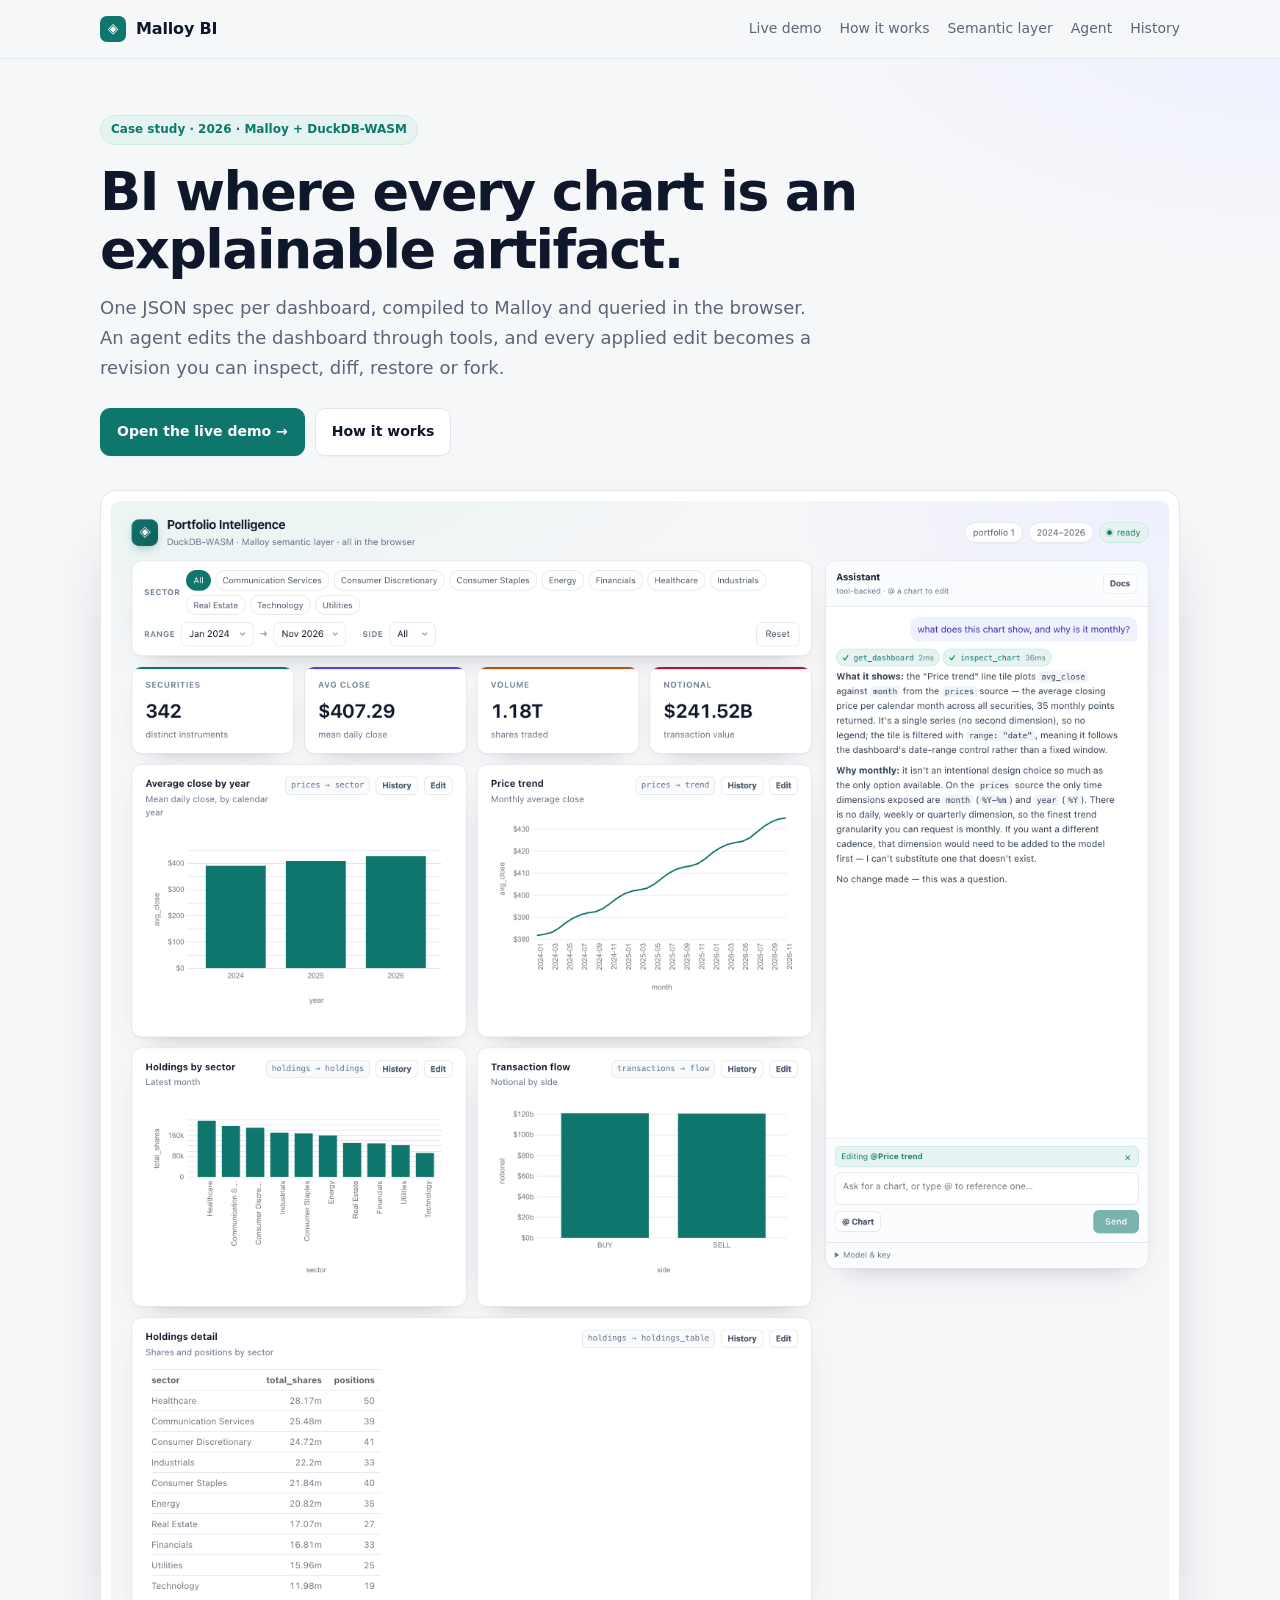
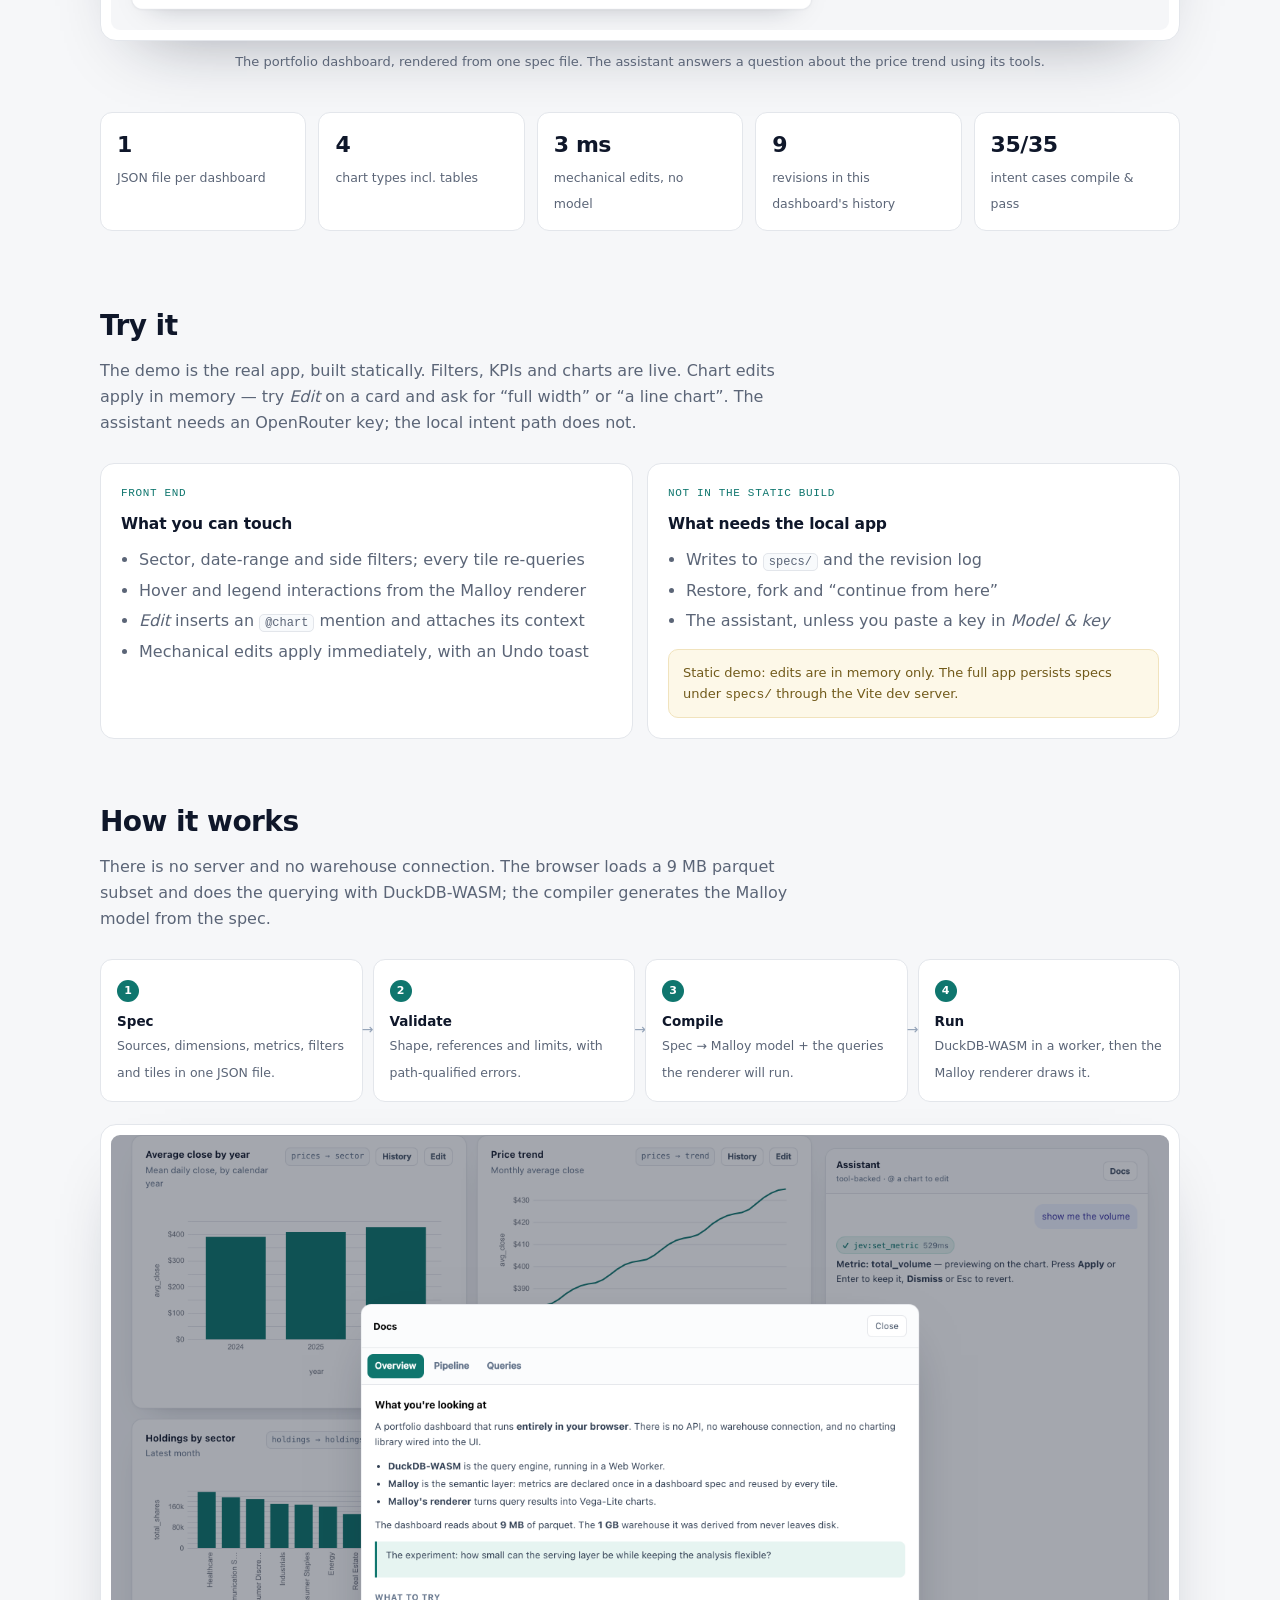
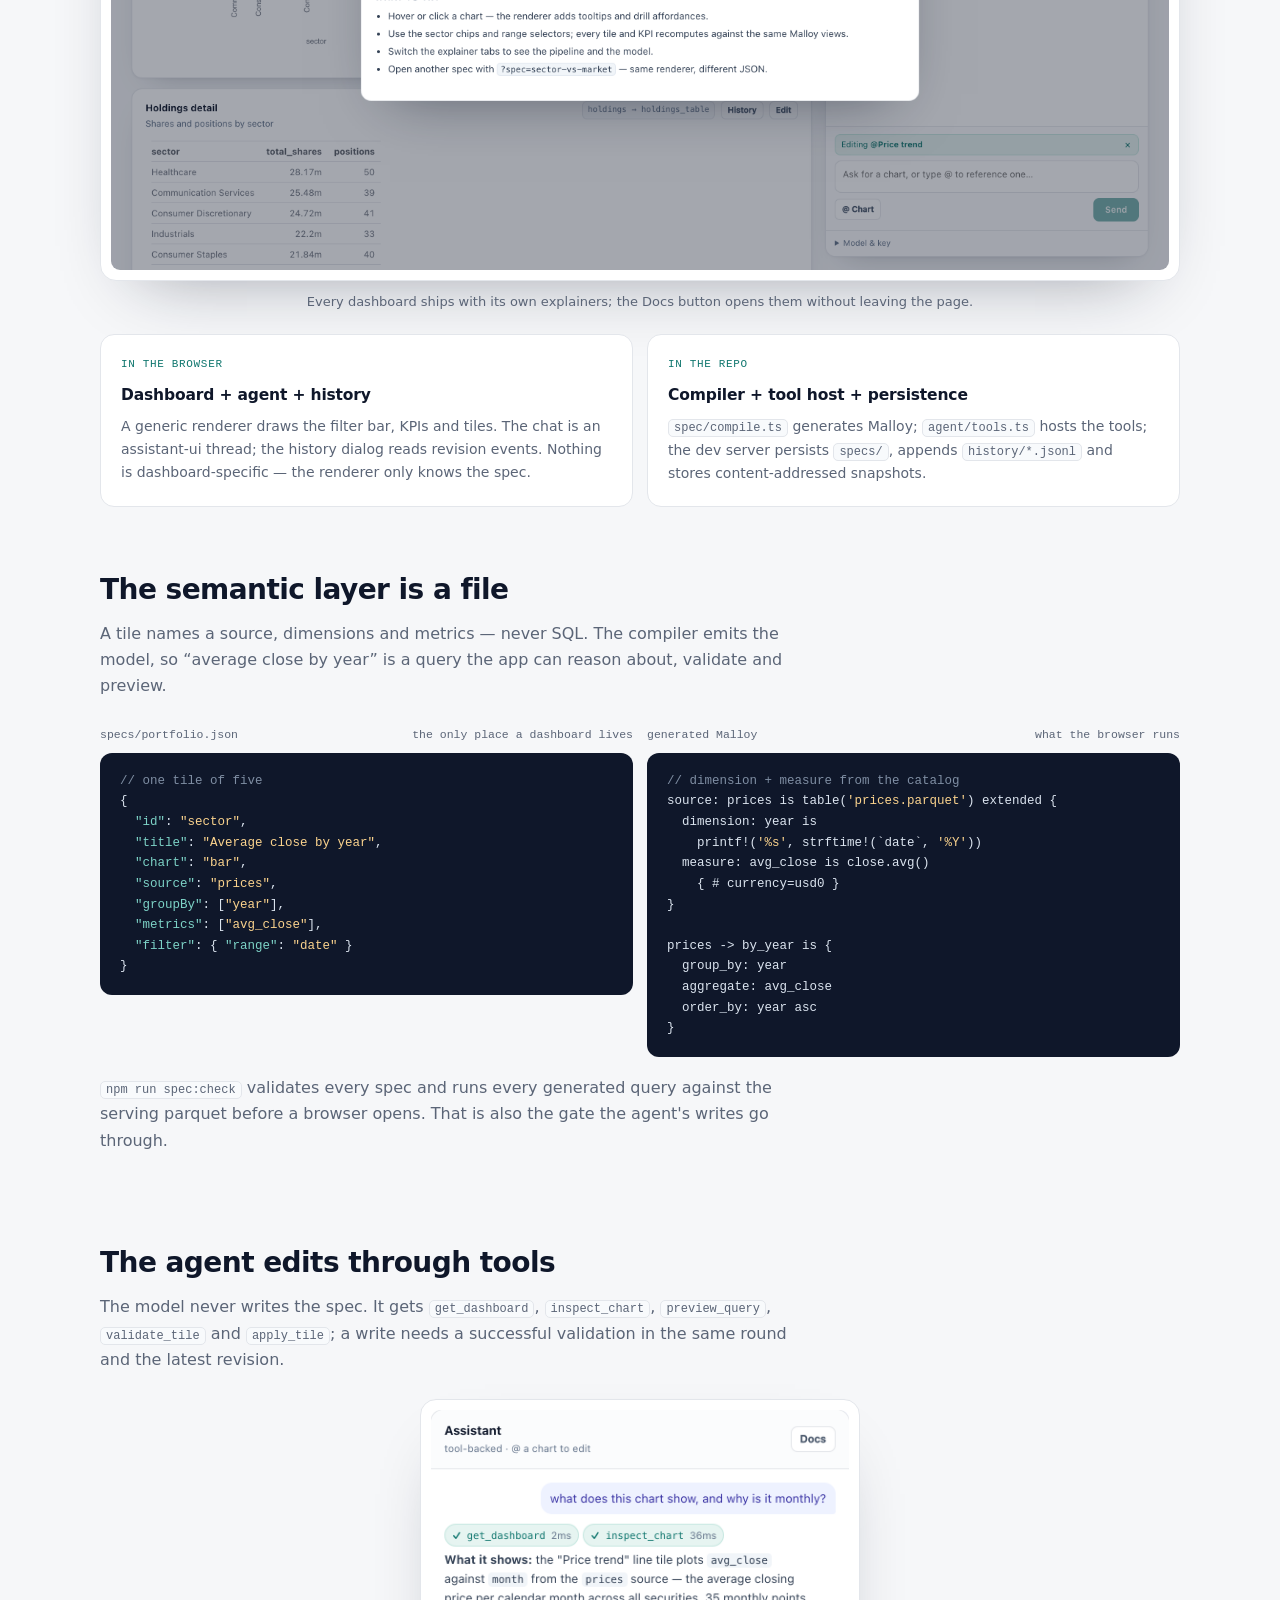
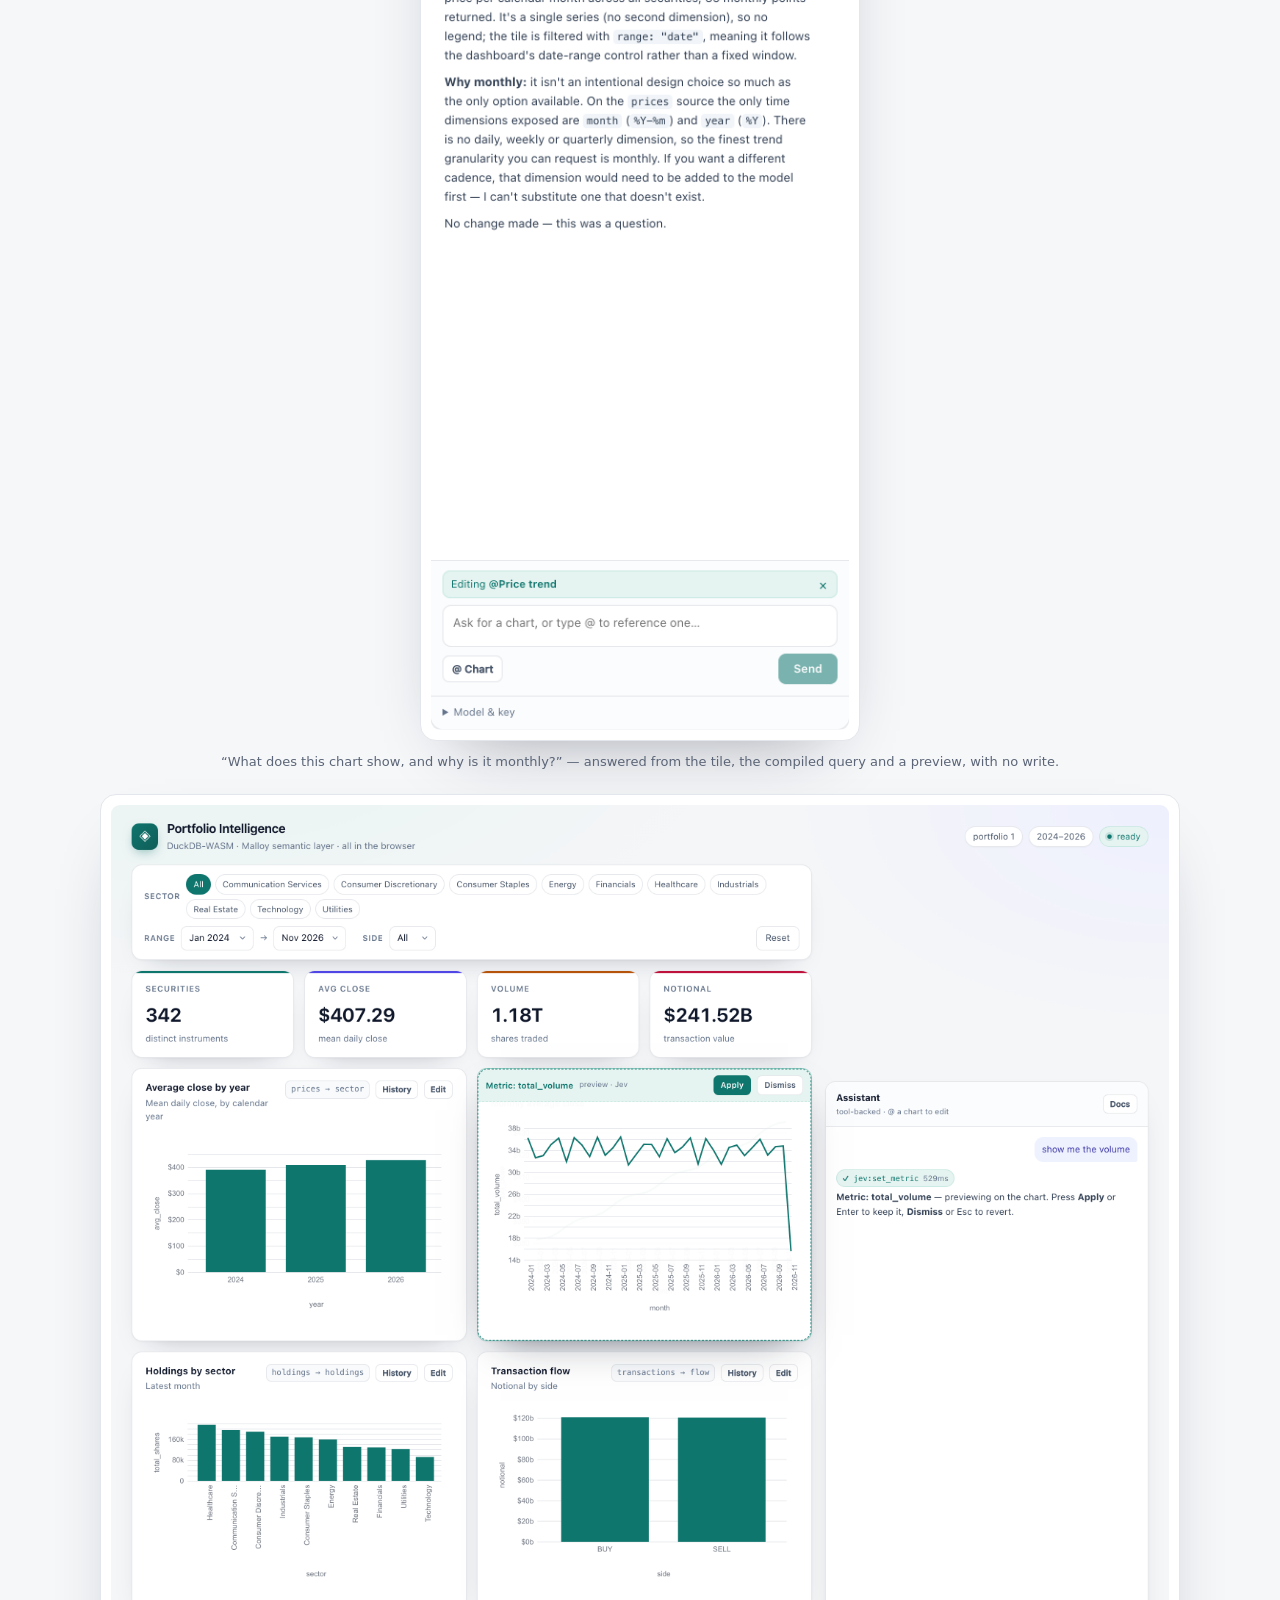
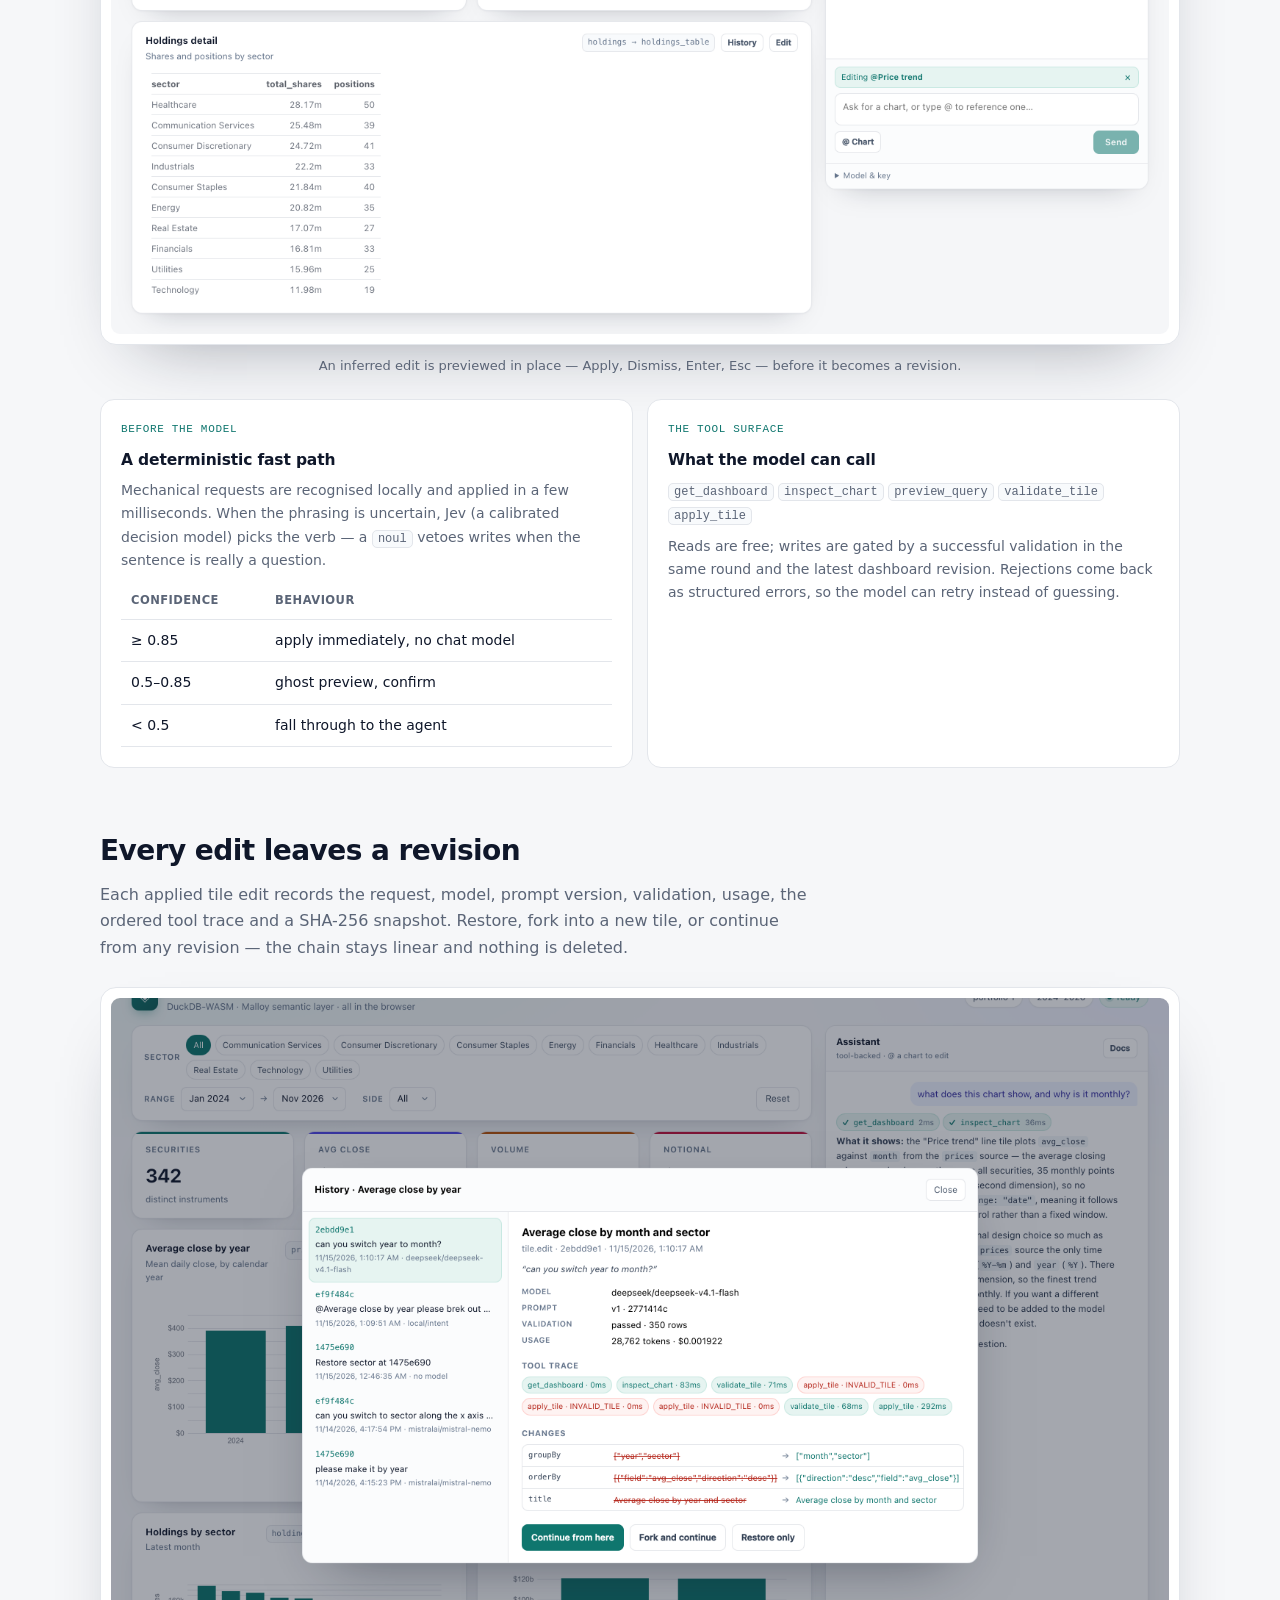
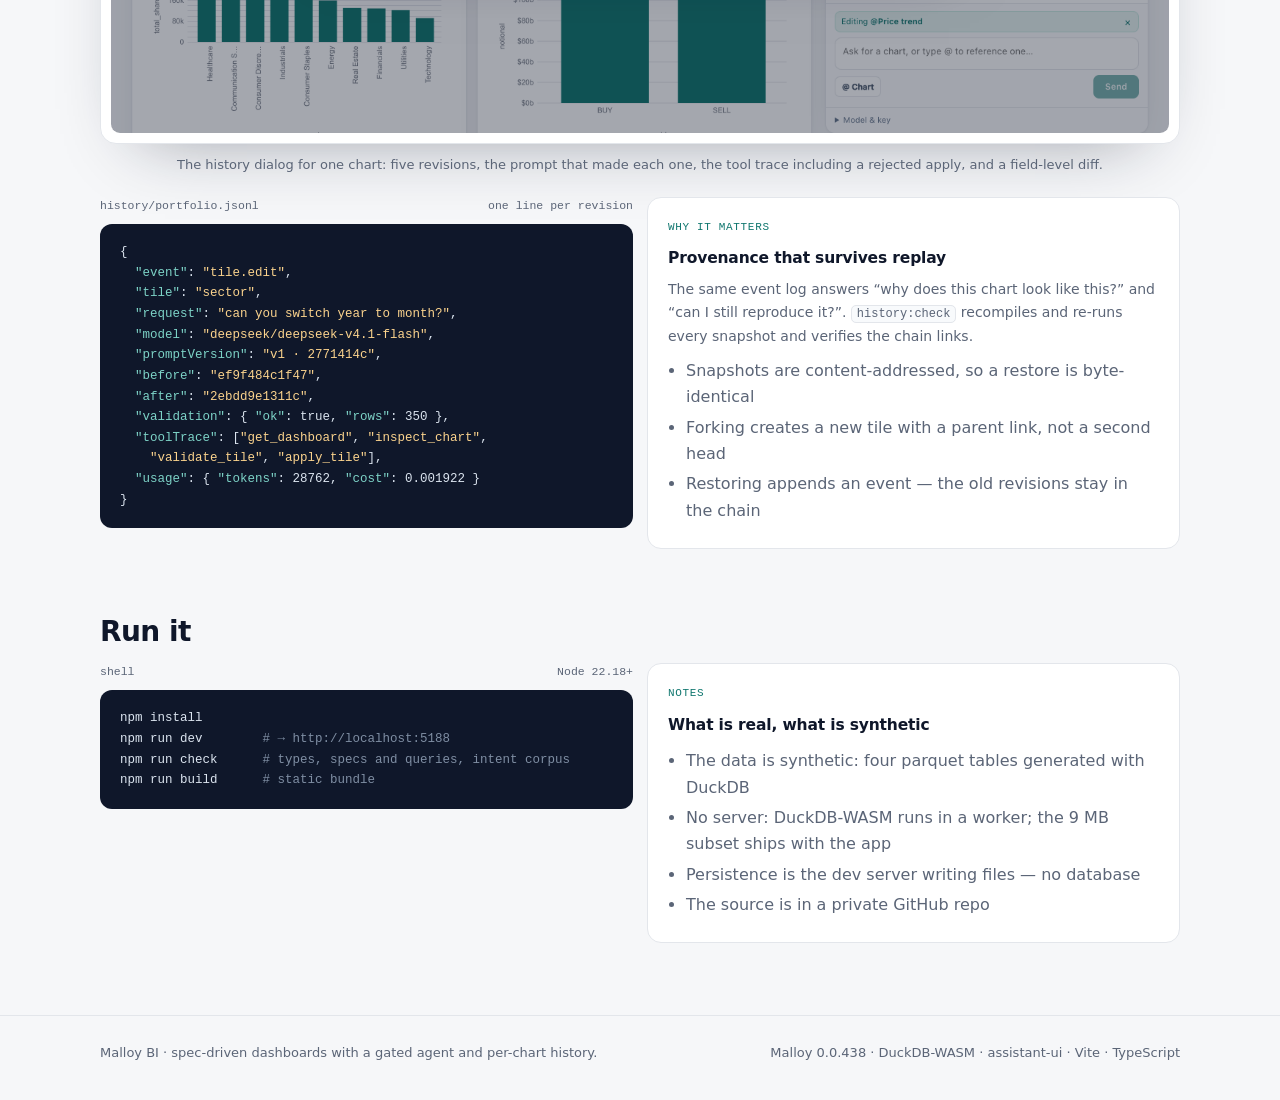
<file: index.html>
<!doctype html>
<html lang="en">
	<head>
		<meta charset="UTF-8" />
		<meta name="viewport" content="width=device-width, initial-scale=1.0" />
		<title>Malloy BI — spec-driven dashboards with an agent and per-chart history</title>
		<meta
			name="description"
			content="A browser-native BI workspace: one JSON spec per dashboard, compiled to Malloy over DuckDB-WASM, edited by a tool-calling agent, with a revision history per chart."
		/>
		<meta property="og:title" content="Malloy BI — every chart is an explainable artifact" />
		<meta
			property="og:description"
			content="Spec → Malloy → DuckDB-WASM in the browser. A gated agent edits charts; each edit becomes a revision with its prompt, tool trace and snapshot."
		/>
		<meta property="og:type" content="website" />
		<meta
			property="og:image"
			content="https://ngrthomson.github.io/malloy-bi-showcase/assets/dashboard.png"
		/>
		<style>
			:root {
				color-scheme: light;
				--bg: #f6f7f9;
				--panel: #ffffff;
				--ink: #0f172a;
				--muted: #5b6577;
				--border: #e3e6eb;
				--accent: #0f766e;
				--accent-soft: #e6f4f1;
				--code: #0f172a;
				--code-ink: #dbe4ef;
				--mono: ui-monospace, SFMono-Regular, Menlo, Consolas, monospace;
				--sans: ui-sans-serif, system-ui, -apple-system, 'Segoe UI', Roboto, sans-serif;
			}
			* {
				box-sizing: border-box;
			}
			html {
				scroll-behavior: smooth;
			}
			body {
				margin: 0;
				color: var(--ink);
				background-color: var(--bg);
				background-image:
					radial-gradient(1100px 520px at 8% -10%, #e7f5f2 0%, transparent 60%),
					radial-gradient(900px 460px at 100% 0%, #eef0ff 0%, transparent 55%);
				font: 16px/1.65 var(--sans);
				-webkit-font-smoothing: antialiased;
			}
			a {
				color: var(--accent);
			}
			.wrap {
				width: min(1080px, calc(100% - 40px));
				margin: 0 auto;
			}
			nav {
				position: sticky;
				top: 0;
				z-index: 20;
				border-bottom: 1px solid rgba(227, 230, 235, 0.9);
				background: rgba(246, 247, 249, 0.86);
				backdrop-filter: blur(10px);
			}
			nav .wrap {
				display: flex;
				align-items: center;
				justify-content: space-between;
				height: 58px;
				gap: 16px;
			}
			.brand {
				display: flex;
				align-items: center;
				gap: 10px;
				font-weight: 650;
				letter-spacing: -0.01em;
				color: var(--ink);
				text-decoration: none;
			}
			.brand i {
				display: inline-grid;
				place-items: center;
				width: 26px;
				height: 26px;
				border-radius: 7px;
				color: #fff;
				font-style: normal;
				font-size: 14px;
				background: var(--accent);
			}
			nav .links {
				display: flex;
				gap: 18px;
				font-size: 14px;
			}
			nav .links a {
				color: var(--muted);
				text-decoration: none;
			}
			nav .links a:hover {
				color: var(--accent);
			}
			header.hero {
				padding: 56px 0 12px;
			}
			.eyebrow {
				display: inline-flex;
				align-items: center;
				gap: 8px;
				padding: 4px 10px;
				border: 1px solid #cfe8e2;
				border-radius: 999px;
				color: #0f766e;
				font-size: 12px;
				font-weight: 600;
				background: var(--accent-soft);
			}
			h1 {
				max-width: 820px;
				margin: 18px 0 14px;
				font-size: clamp(34px, 5vw, 54px);
				line-height: 1.08;
				letter-spacing: -0.03em;
			}
			.lede {
				max-width: 720px;
				margin: 0 0 26px;
				color: var(--muted);
				font-size: 18px;
			}
			.actions {
				display: flex;
				flex-wrap: wrap;
				gap: 10px;
				margin-bottom: 34px;
			}
			.btn {
				display: inline-flex;
				align-items: center;
				gap: 8px;
				padding: 11px 16px;
				border: 1px solid var(--border);
				border-radius: 10px;
				color: var(--ink);
				font-size: 14px;
				font-weight: 600;
				text-decoration: none;
				background: #fff;
				box-shadow: 0 1px 2px rgba(15, 23, 42, 0.04);
			}
			.btn.primary {
				color: #fff;
				border-color: var(--accent);
				background: var(--accent);
			}
			.btn:hover {
				transform: translateY(-1px);
			}
			figure {
				margin: 0;
			}
			.shot {
				padding: 10px;
				border: 1px solid var(--border);
				border-radius: 16px;
				background: #fff;
				box-shadow: 0 30px 70px -40px rgba(15, 23, 42, 0.45);
			}
			.shot img {
				display: block;
				width: 100%;
				border-radius: 9px;
			}
			.shot.narrow {
				max-width: 440px;
				margin: 0 auto;
			}
			figcaption {
				margin-top: 10px;
				color: var(--muted);
				font-size: 13px;
				text-align: center;
			}
			.stats {
				display: grid;
				grid-template-columns: repeat(5, 1fr);
				gap: 12px;
				margin: 40px 0 8px;
			}
			.stat {
				padding: 14px 16px;
				border: 1px solid var(--border);
				border-radius: 12px;
				background: var(--panel);
			}
			.stat b {
				display: block;
				font-size: 22px;
				letter-spacing: -0.02em;
			}
			.stat span {
				color: var(--muted);
				font-size: 12.5px;
			}
			section {
				padding: 52px 0 8px;
			}
			h2 {
				margin: 0 0 8px;
				font-size: 28px;
				letter-spacing: -0.02em;
			}
			.section-lede {
				max-width: 720px;
				margin: 0 0 26px;
				color: var(--muted);
			}
			.grid {
				display: grid;
				gap: 14px;
			}
			.g3 {
				grid-template-columns: repeat(3, 1fr);
			}
			.g2 {
				grid-template-columns: repeat(2, 1fr);
			}
			.card {
				padding: 20px;
				border: 1px solid var(--border);
				border-radius: 14px;
				background: var(--panel);
			}
			.card h3 {
				margin: 0 0 6px;
				font-size: 15.5px;
				letter-spacing: -0.01em;
			}
			.card p {
				margin: 0;
				color: var(--muted);
				font-size: 14px;
			}
			.card .kicker {
				display: block;
				margin-bottom: 10px;
				color: var(--accent);
				font-family: var(--mono);
				font-size: 11px;
				letter-spacing: 0.06em;
				text-transform: uppercase;
			}
			pre {
				margin: 0;
				padding: 18px 20px;
				overflow: auto;
				border-radius: 12px;
				color: var(--code-ink);
				font: 12.5px/1.65 var(--mono);
				background: var(--code);
			}
			pre .c {
				color: #7f8ea3;
			}
			pre .k {
				color: #7dd3c7;
			}
			pre .s {
				color: #fbd38d;
			}
			.code-head {
				display: flex;
				align-items: center;
				justify-content: space-between;
				margin-bottom: 8px;
				color: var(--muted);
				font-family: var(--mono);
				font-size: 11.5px;
			}
			.flow {
				display: grid;
				grid-template-columns: repeat(4, 1fr);
				gap: 10px;
				margin: 22px 0 8px;
			}
			.step {
				position: relative;
				padding: 16px;
				border: 1px solid var(--border);
				border-radius: 12px;
				background: var(--panel);
			}
			.step em {
				display: inline-grid;
				place-items: center;
				width: 22px;
				height: 22px;
				margin-bottom: 8px;
				border-radius: 999px;
				color: #fff;
				font-style: normal;
				font-size: 11px;
				font-weight: 700;
				background: var(--accent);
			}
			.step b {
				display: block;
				font-size: 13.5px;
			}
			.step span {
				color: var(--muted);
				font-size: 12.5px;
			}
			.step:not(:last-child)::after {
				content: '→';
				position: absolute;
				top: 50%;
				right: -12px;
				transform: translateY(-50%);
				color: #94a3b8;
				font-size: 14px;
			}
			table {
				width: 100%;
				border-collapse: collapse;
				font-size: 14px;
			}
			th,
			td {
				padding: 9px 10px;
				border-bottom: 1px solid var(--border);
				text-align: left;
				vertical-align: top;
			}
			th {
				color: var(--muted);
				font-size: 11.5px;
				font-weight: 600;
				letter-spacing: 0.04em;
				text-transform: uppercase;
			}
			td code,
			p code,
			li code {
				padding: 1px 5px;
				border: 1px solid var(--border);
				border-radius: 5px;
				font-family: var(--mono);
				font-size: 12px;
				background: #f8fafc;
			}
			ul.clean {
				margin: 10px 0 0;
				padding-left: 18px;
				color: var(--muted);
			}
			ul.clean li {
				margin: 4px 0;
			}
			.note {
				margin-top: 14px;
				padding: 12px 14px;
				border: 1px solid #f1e3bd;
				border-radius: 10px;
				color: #715a1a;
				font-size: 13px;
				background: #fdf8e8;
			}
			footer {
				margin-top: 64px;
				padding: 26px 0 40px;
				border-top: 1px solid var(--border);
				color: var(--muted);
				font-size: 13px;
			}
			footer .wrap {
				display: flex;
				justify-content: space-between;
				gap: 20px;
				flex-wrap: wrap;
			}
			@media (max-width: 900px) {
				.stats {
					grid-template-columns: repeat(2, 1fr);
				}
				.g3,
				.g2 {
					grid-template-columns: 1fr;
				}
				.flow {
					grid-template-columns: 1fr 1fr;
				}
				.step:not(:last-child)::after {
					display: none;
				}
				nav .links {
					display: none;
				}
			}
		</style>
	</head>
	<body>
		<nav>
			<div class="wrap">
				<a class="brand" href="#"><i>◈</i> Malloy BI</a>
				<div class="links">
					<a href="#demo">Live demo</a>
					<a href="#how">How it works</a>
					<a href="#layer">Semantic layer</a>
					<a href="#agent">Agent</a>
					<a href="#history">History</a>
				</div>
			</div>
		</nav>

		<header class="hero wrap">
			<span class="eyebrow">Case study · 2026 · Malloy + DuckDB-WASM</span>
			<h1>BI where every chart is an explainable artifact.</h1>
			<p class="lede">
				One JSON spec per dashboard, compiled to Malloy and queried in the browser. An agent edits
				the dashboard through tools, and every applied edit becomes a revision you can inspect,
				diff, restore or fork.
			</p>
			<div class="actions">
				<a class="btn primary" href="app/">Open the live demo →</a>
				<a class="btn" href="#how">How it works</a>
			</div>
			<figure class="shot">
				<img src="assets/dashboard.png" alt="The dashboard: filters, KPI cards, four charts and a table, with the assistant beside it." />
			</figure>
			<figcaption>
				The portfolio dashboard, rendered from one spec file. The assistant answers a question about
				the price trend using its tools.
			</figcaption>

			<div class="stats">
				<div class="stat"><b>1</b><span>JSON file per dashboard</span></div>
				<div class="stat"><b>4</b><span>chart types incl. tables</span></div>
				<div class="stat"><b>3 ms</b><span>mechanical edits, no model</span></div>
				<div class="stat"><b>9</b><span>revisions in this dashboard's history</span></div>
				<div class="stat"><b>35/35</b><span>intent cases compile &amp; pass</span></div>
			</div>
		</header>

		<section id="demo" class="wrap">
			<h2>Try it</h2>
			<p class="section-lede">
				The demo is the real app, built statically. Filters, KPIs and charts are live. Chart edits
				apply in memory — try <em>Edit</em> on a card and ask for “full width” or “a line chart”.
				The assistant needs an OpenRouter key; the local intent path does not.
			</p>
			<div class="grid g2">
				<div class="card">
					<span class="kicker">Front end</span>
					<h3>What you can touch</h3>
					<ul class="clean">
						<li>Sector, date-range and side filters; every tile re-queries</li>
						<li>Hover and legend interactions from the Malloy renderer</li>
						<li><em>Edit</em> inserts an <code>@chart</code> mention and attaches its context</li>
						<li>Mechanical edits apply immediately, with an Undo toast</li>
					</ul>
				</div>
				<div class="card">
					<span class="kicker">Not in the static build</span>
					<h3>What needs the local app</h3>
					<ul class="clean">
						<li>Writes to <code>specs/</code> and the revision log</li>
						<li>Restore, fork and “continue from here”</li>
						<li>The assistant, unless you paste a key in <em>Model &amp; key</em></li>
					</ul>
					<div class="note">
						Static demo: edits are in memory only. The full app persists specs under
						<code>specs/</code> through the Vite dev server.
					</div>
				</div>
			</div>
		</section>

		<section id="how" class="wrap">
			<h2>How it works</h2>
			<p class="section-lede">
				There is no server and no warehouse connection. The browser loads a 9 MB parquet subset and
				does the querying with DuckDB-WASM; the compiler generates the Malloy model from the spec.
			</p>
			<div class="flow">
				<div class="step">
					<em>1</em><b>Spec</b>
					<span>Sources, dimensions, metrics, filters and tiles in one JSON file.</span>
				</div>
				<div class="step">
					<em>2</em><b>Validate</b>
					<span>Shape, references and limits, with path-qualified errors.</span>
				</div>
				<div class="step">
					<em>3</em><b>Compile</b>
					<span>Spec → Malloy model + the queries the renderer will run.</span>
				</div>
				<div class="step">
					<em>4</em><b>Run</b>
					<span>DuckDB-WASM in a worker, then the Malloy renderer draws it.</span>
				</div>
			</div>
			<figure class="shot" style="margin-top: 22px">
				<img src="assets/docs.png" alt="The in-app Docs dialog with a markdown explainer about the stack." loading="lazy" />
			</figure>
			<figcaption>
				Every dashboard ships with its own explainers; the Docs button opens them without leaving
				the page.
			</figcaption>

			<div class="grid g2" style="margin-top: 22px">
				<div class="card">
					<span class="kicker">In the browser</span>
					<h3>Dashboard + agent + history</h3>
					<p>
						A generic renderer draws the filter bar, KPIs and tiles. The chat is an assistant-ui
						thread; the history dialog reads revision events. Nothing is dashboard-specific — the
						renderer only knows the spec.
					</p>
				</div>
				<div class="card">
					<span class="kicker">In the repo</span>
					<h3>Compiler + tool host + persistence</h3>
					<p>
						<code>spec/compile.ts</code> generates Malloy; <code>agent/tools.ts</code> hosts the
						tools; the dev server persists <code>specs/</code>, appends
						<code>history/*.jsonl</code> and stores content-addressed snapshots.
					</p>
				</div>
			</div>
		</section>

		<section id="layer" class="wrap">
			<h2>The semantic layer is a file</h2>
			<p class="section-lede">
				A tile names a source, dimensions and metrics — never SQL. The compiler emits the model, so
				“average close by year” is a query the app can reason about, validate and preview.
			</p>
			<div class="grid g2">
				<div>
					<div class="code-head"><span>specs/portfolio.json</span><span>the only place a dashboard lives</span></div>
					<pre><code><span class="c">// one tile of five</span>
{
  <span class="k">"id"</span>: <span class="s">"sector"</span>,
  <span class="k">"title"</span>: <span class="s">"Average close by year"</span>,
  <span class="k">"chart"</span>: <span class="s">"bar"</span>,
  <span class="k">"source"</span>: <span class="s">"prices"</span>,
  <span class="k">"groupBy"</span>: [<span class="s">"year"</span>],
  <span class="k">"metrics"</span>: [<span class="s">"avg_close"</span>],
  <span class="k">"filter"</span>: { <span class="k">"range"</span>: <span class="s">"date"</span> }
}</code></pre>
				</div>
				<div>
					<div class="code-head"><span>generated Malloy</span><span>what the browser runs</span></div>
					<pre><code><span class="c">// dimension + measure from the catalog</span>
source: prices is table(<span class="s">'prices.parquet'</span>) extended {
  dimension: year is
    printf!(<span class="s">'%s'</span>, strftime!(`date`, <span class="s">'%Y'</span>))
  measure: avg_close is close.avg()
    { # currency=usd0 }
}

prices -&gt; by_year is {
  group_by: year
  aggregate: avg_close
  order_by: year asc
}</code></pre>
				</div>
			</div>
			<p class="section-lede" style="margin-top: 18px">
				<code>npm run spec:check</code> validates every spec and runs every generated query against
				the serving parquet before a browser opens. That is also the gate the agent's writes go
				through.
			</p>
		</section>

		<section id="agent" class="wrap">
			<h2>The agent edits through tools</h2>
			<p class="section-lede">
				The model never writes the spec. It gets <code>get_dashboard</code>,
				<code>inspect_chart</code>, <code>preview_query</code>, <code>validate_tile</code> and
				<code>apply_tile</code>; a write needs a successful validation in the same round and the
				latest revision.
			</p>
			<figure class="shot narrow">
				<img src="assets/chat.png" alt="The assistant panel: a question, two tool cards, and an answer about the price trend." loading="lazy" />
			</figure>
			<figcaption>
				“What does this chart show, and why is it monthly?” — answered from the tile, the compiled
				query and a preview, with no write.
			</figcaption>

			<figure class="shot" style="margin-top: 22px">
				<img src="assets/ghost.png" alt="A ghost preview over the price trend card: Metric total_volume, with Apply and Dismiss." loading="lazy" />
			</figure>
			<figcaption>
				An inferred edit is previewed in place — Apply, Dismiss, Enter, Esc — before it becomes a
				revision.
			</figcaption>

			<div class="grid g2" style="margin-top: 22px">
				<div class="card">
					<span class="kicker">Before the model</span>
					<h3>A deterministic fast path</h3>
					<p style="margin-bottom: 10px">
						Mechanical requests are recognised locally and applied in a few milliseconds. When the
						phrasing is uncertain, Jev (a calibrated decision model) picks the verb — a
						<code>noul</code> vetoes writes when the sentence is really a question.
					</p>
					<table>
						<tr><th>Confidence</th><th>Behaviour</th></tr>
						<tr><td>≥ 0.85</td><td>apply immediately, no chat model</td></tr>
						<tr><td>0.5–0.85</td><td>ghost preview, confirm</td></tr>
						<tr><td>&lt; 0.5</td><td>fall through to the agent</td></tr>
					</table>
				</div>
				<div class="card">
					<span class="kicker">The tool surface</span>
					<h3>What the model can call</h3>
					<p style="margin-bottom: 8px">
						<code>get_dashboard</code> <code>inspect_chart</code> <code>preview_query</code>
						<code>validate_tile</code> <code>apply_tile</code>
					</p>
					<p>
						Reads are free; writes are gated by a successful validation in the same round and the
						latest dashboard revision. Rejections come back as structured errors, so the model can
						retry instead of guessing.
					</p>
				</div>
			</div>
		</section>

		<section id="history" class="wrap">
			<h2>Every edit leaves a revision</h2>
			<p class="section-lede">
				Each applied tile edit records the request, model, prompt version, validation, usage, the
				ordered tool trace and a SHA-256 snapshot. Restore, fork into a new tile, or continue from
				any revision — the chain stays linear and nothing is deleted.
			</p>
			<figure class="shot">
				<img src="assets/history.png" alt="The history dialog: a list of revisions, the prompt, model, validation, tool trace, diff, and Continue / Fork / Restore buttons." loading="lazy" />
			</figure>
			<figcaption>
				The history dialog for one chart: five revisions, the prompt that made each one, the tool
				trace including a rejected apply, and a field-level diff.
			</figcaption>

			<div class="grid g2" style="margin-top: 22px">
				<div>
					<div class="code-head"><span>history/portfolio.jsonl</span><span>one line per revision</span></div>
					<pre><code>{
  <span class="k">"event"</span>: <span class="s">"tile.edit"</span>,
  <span class="k">"tile"</span>: <span class="s">"sector"</span>,
  <span class="k">"request"</span>: <span class="s">"can you switch year to month?"</span>,
  <span class="k">"model"</span>: <span class="s">"deepseek/deepseek-v4.1-flash"</span>,
  <span class="k">"promptVersion"</span>: <span class="s">"v1 · 2771414c"</span>,
  <span class="k">"before"</span>: <span class="s">"ef9f484c1f47"</span>,
  <span class="k">"after"</span>: <span class="s">"2ebdd9e1311c"</span>,
  <span class="k">"validation"</span>: { <span class="k">"ok"</span>: true, <span class="k">"rows"</span>: 350 },
  <span class="k">"toolTrace"</span>: [<span class="s">"get_dashboard"</span>, <span class="s">"inspect_chart"</span>,
    <span class="s">"validate_tile"</span>, <span class="s">"apply_tile"</span>],
  <span class="k">"usage"</span>: { <span class="k">"tokens"</span>: 28762, <span class="k">"cost"</span>: 0.001922 }
}</code></pre>
				</div>
				<div class="card">
					<span class="kicker">Why it matters</span>
					<h3>Provenance that survives replay</h3>
					<p style="margin-bottom: 10px">
						The same event log answers “why does this chart look like this?” and “can I still
						reproduce it?”. <code>history:check</code> recompiles and re-runs every snapshot and
						verifies the chain links.
					</p>
					<ul class="clean">
						<li>Snapshots are content-addressed, so a restore is byte-identical</li>
						<li>Forking creates a new tile with a parent link, not a second head</li>
						<li>Restoring appends an event — the old revisions stay in the chain</li>
					</ul>
				</div>
			</div>
		</section>

		<section class="wrap">
			<h2>Run it</h2>
			<div class="grid g2">
				<div>
					<div class="code-head"><span>shell</span><span>Node 22.18+</span></div>
					<pre><code>npm install
npm run dev        <span class="c"># → http://localhost:5188</span>
npm run check      <span class="c"># types, specs and queries, intent corpus</span>
npm run build      <span class="c"># static bundle</span></code></pre>
				</div>
				<div class="card">
					<span class="kicker">Notes</span>
					<h3>What is real, what is synthetic</h3>
					<ul class="clean">
						<li>The data is synthetic: four parquet tables generated with DuckDB</li>
						<li>No server: DuckDB-WASM runs in a worker; the 9 MB subset ships with the app</li>
						<li>Persistence is the dev server writing files — no database</li>
						<li>The source is in a private GitHub repo</li>
					</ul>
				</div>
			</div>
		</section>

		<footer>
			<div class="wrap">
				<span>Malloy BI · spec-driven dashboards with a gated agent and per-chart history.</span>
				<span>Malloy 0.0.438 · DuckDB-WASM · assistant-ui · Vite · TypeScript</span>
			</div>
		</footer>
	</body>
</html>
</file>
